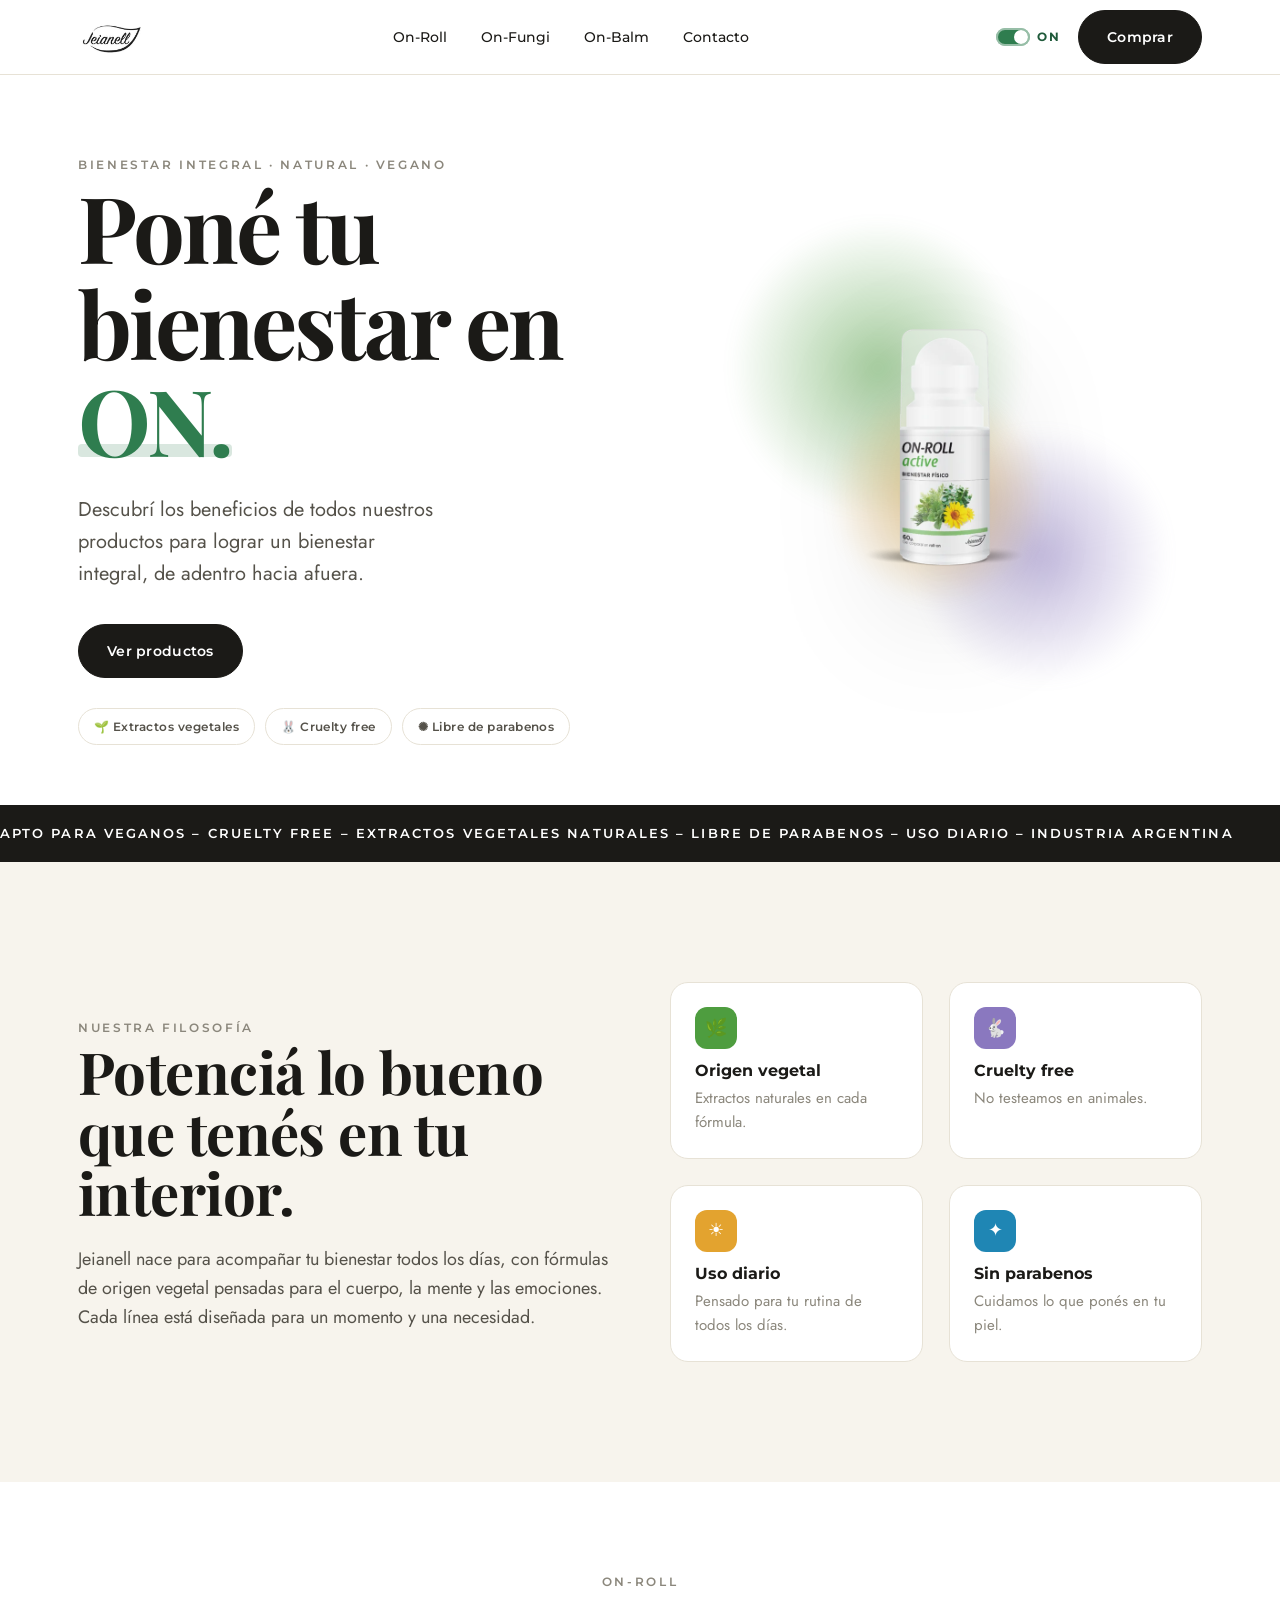
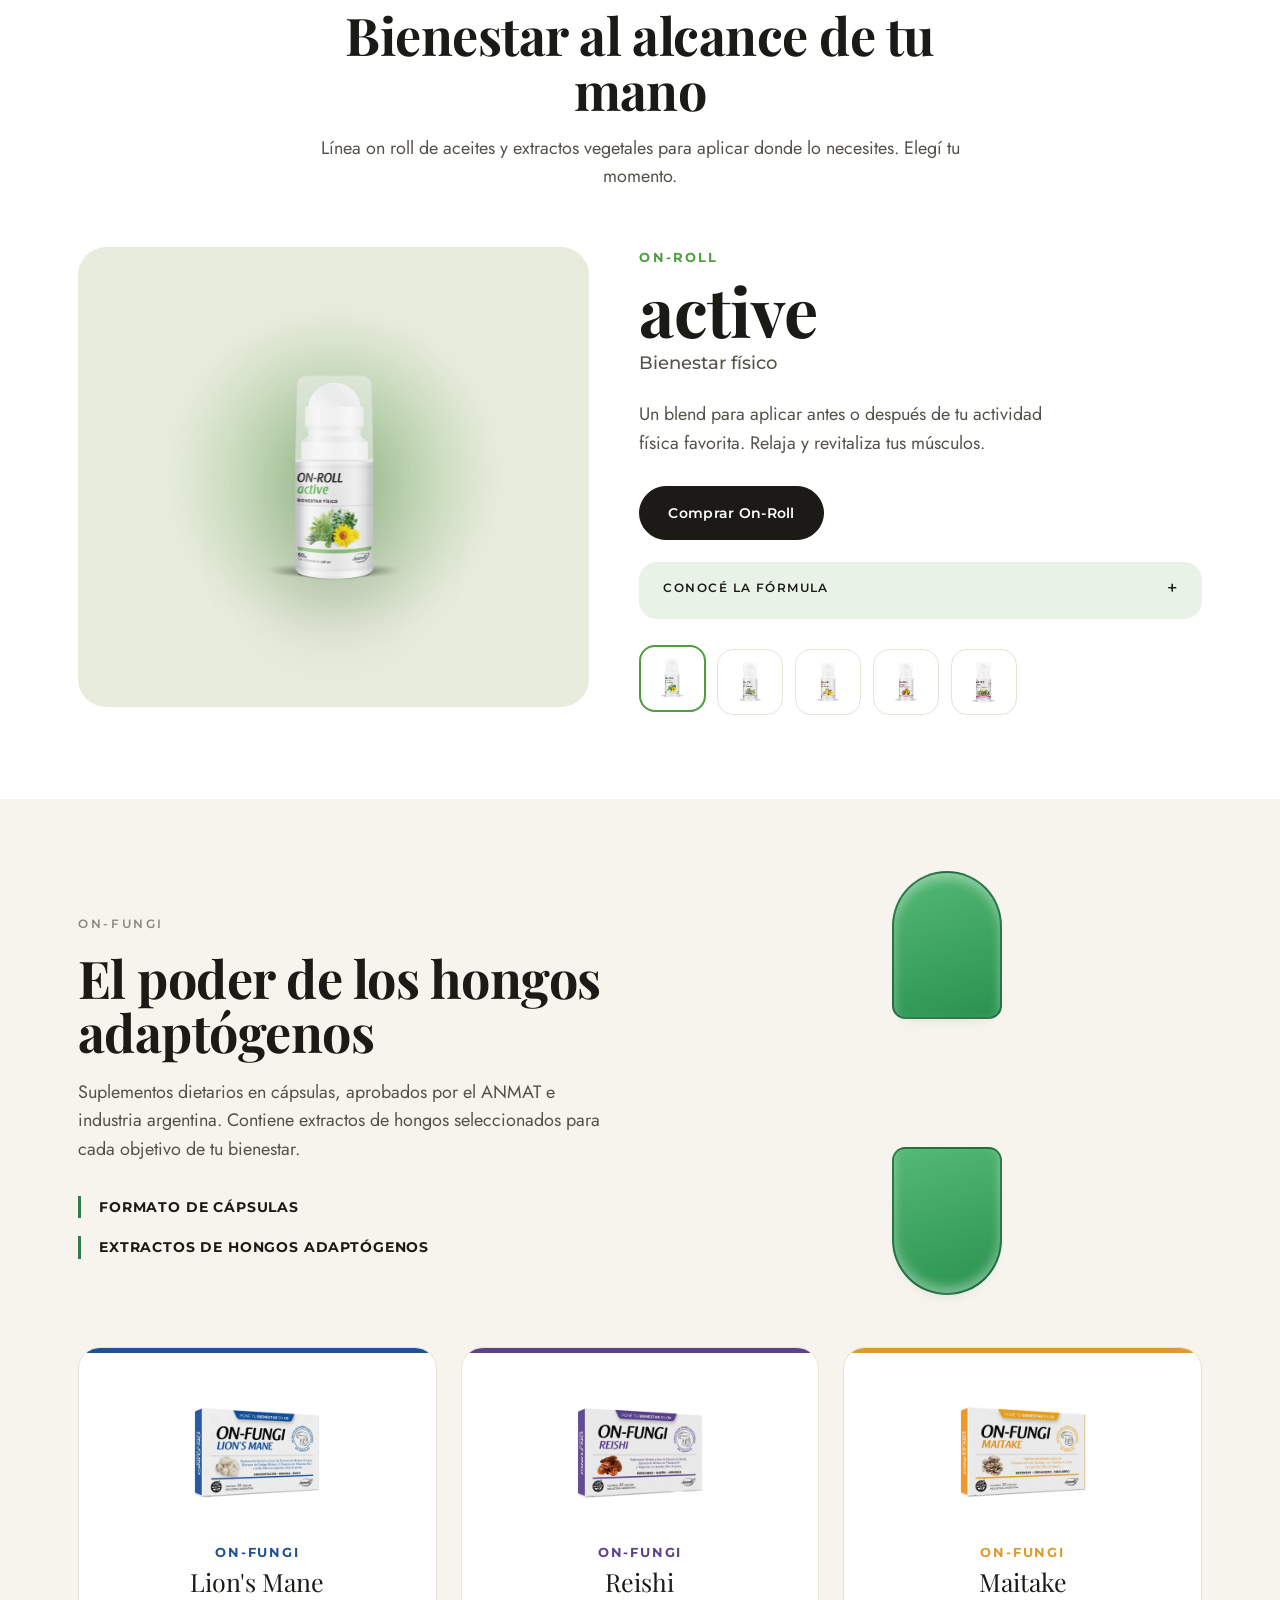
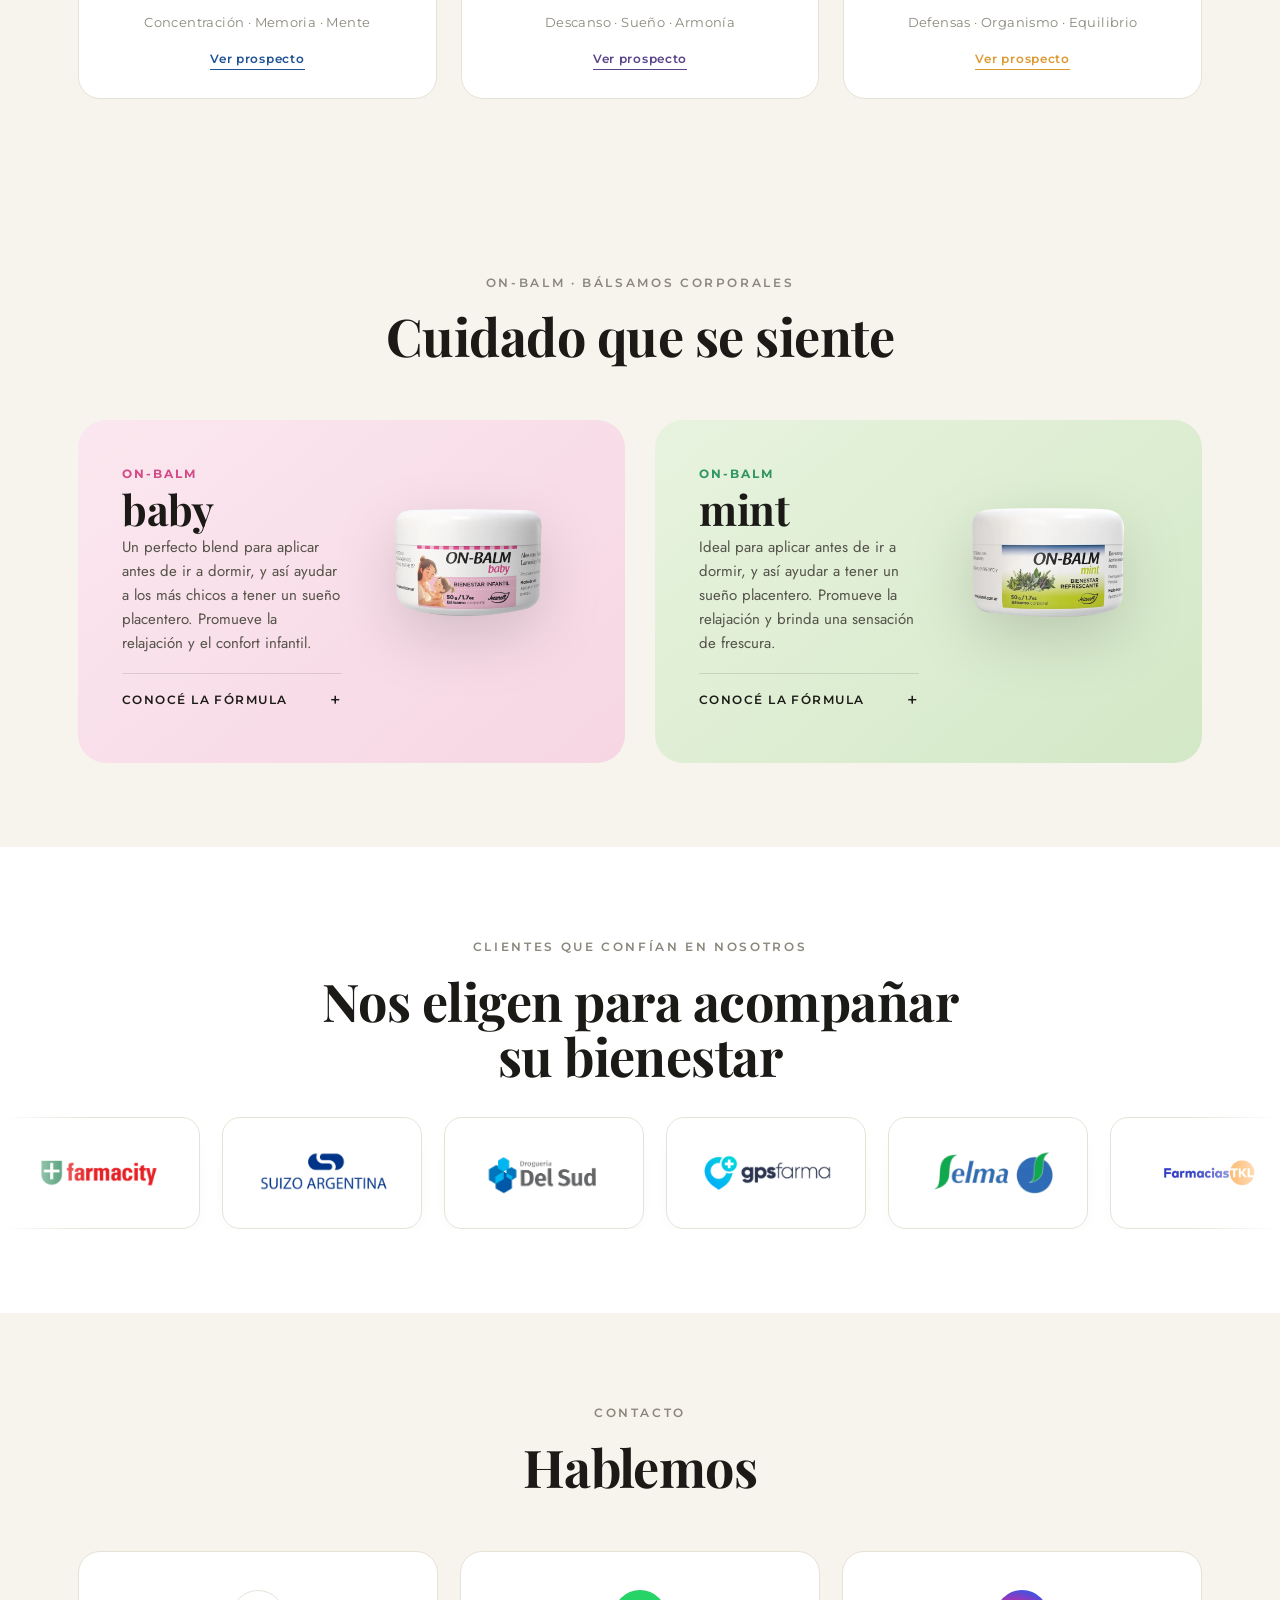
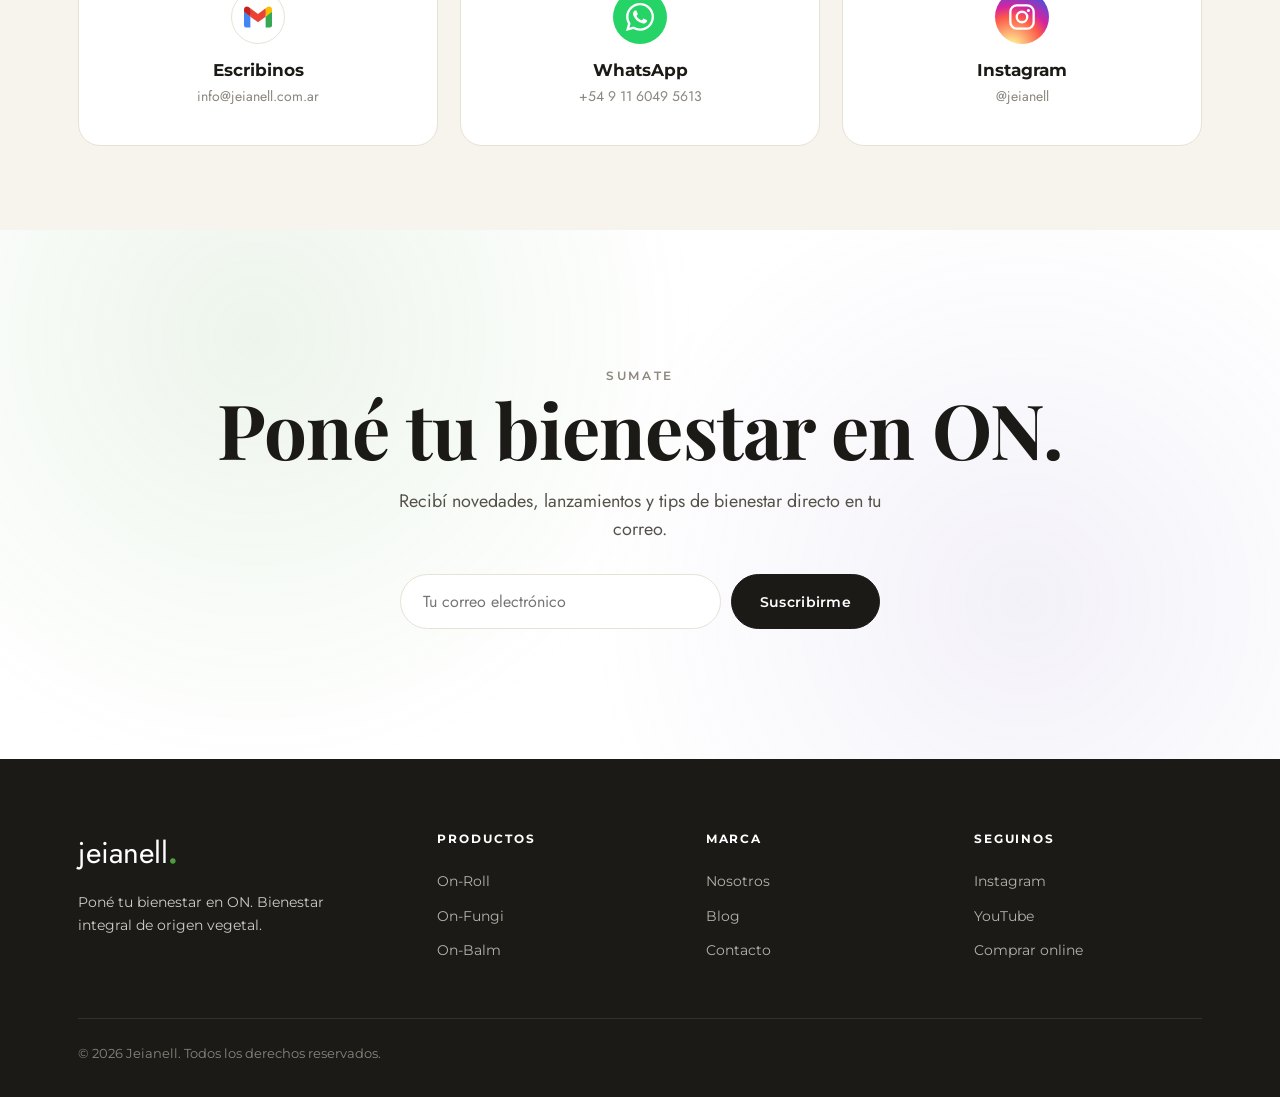
<file: index.html>
<!DOCTYPE html>
<html lang="es">
<head>
<meta charset="UTF-8">
<meta name="viewport" content="width=device-width, initial-scale=1">
<title>Jeianell · Poné tu bienestar en ON</title>
<link rel="preconnect" href="https://fonts.googleapis.com">
<link rel="preconnect" href="https://fonts.gstatic.com" crossorigin>
<link href="https://fonts.googleapis.com/css2?family=Playfair+Display:ital,wght@0,500;0,700;0,800;1,500&family=Montserrat:wght@400;500;600;700&family=Jost:wght@300;400;500&display=swap" rel="stylesheet">
<link rel="stylesheet" href="css/styles.css?v=2">
</head>
<body>

<!-- NAV -->
<header>
  <div class="wrap"><nav>
    <a href="#top" class="brand"><img src="assets/logo-jeianell.webp" alt="Jeianell"></a>
    <div class="navlinks" id="navlinks">
      <a href="#roll">On-Roll</a>
      <a href="#fungi">On-Fungi</a>
      <a href="#balm">On-Balm</a>
      <a href="#contacto">Contacto</a>
    </div>
    <div class="nav-right">
      <span class="on-toggle"><span class="sw"></span>ON</span>
      <a class="btn" href="https://www.thebcompany.com.ar/marca?mpage=3&brand=On-Balm|On-Roll|On-Fungi" target="_blank">Comprar</a>
      <button class="burger" id="burger" aria-label="Menú"><span></span><span></span><span></span></button>
    </div>
  </nav></div>
</header>

<!-- HERO -->
<section class="hero" id="top">
  <div class="wrap hero-grid">
    <div class="hero-copy">
      <span class="eyebrow reveal in">Bienestar integral · Natural · Vegano</span>
      <h1 class="reveal in d1">Poné tu<br>bienestar en <span class="on">ON.</span></h1>
      <p class="lead reveal in d2">Descubrí los beneficios de todos nuestros productos para lograr un bienestar integral, de adentro hacia afuera.</p>
      <div class="hero-cta reveal in d3">
        <a class="btn" href="#roll">Ver productos</a>
      </div>
      <div class="hero-tags reveal in d4">
        <span class="chip">🌱 Extractos vegetales</span>
        <span class="chip">🐰 Cruelty free</span>
        <span class="chip">✺ Libre de parabenos</span>
      </div>
    </div>
    <div class="hero-visual">
      <div class="blob b1"></div><div class="blob b2"></div><div class="blob b3"></div>
      <img id="rollHero" fetchpriority="high" src="assets/products/active.webp" alt="On-Roll Active">
    </div>
  </div>
</section>

<!-- MARQUEE -->
<div class="marquee"><div class="marquee-track">
  <span>Apto para veganos – Cruelty free – Extractos vegetales naturales – Libre de parabenos – Uso diario – Industria argentina</span>
  <span>Apto para veganos – Cruelty free – Extractos vegetales naturales – Libre de parabenos – Uso diario – Industria argentina</span>
</div></div>

<!-- PHILOSOPHY -->
<section class="philo">
  <div class="wrap">
    <div class="reveal">
      <span class="eyebrow">Nuestra filosofía</span>
      <h2>Potenciá lo bueno que tenés en tu interior.</h2>
      <p class="lead">Jeianell nace para acompañar tu bienestar todos los días, con fórmulas de origen vegetal pensadas para el cuerpo, la mente y las emociones. Cada línea está diseñada para un momento y una necesidad.</p>
    </div>
    <div class="value-grid reveal d2">
      <div class="value"><div class="ic" style="background:var(--c-active)">🌿</div><h3>Origen vegetal</h3><p>Extractos naturales en cada fórmula.</p></div>
      <div class="value"><div class="ic" style="background:var(--c-relax)">🐇</div><h3>Cruelty free</h3><p>No testeamos en animales.</p></div>
      <div class="value"><div class="ic" style="background:var(--c-flow)">☀</div><h3>Uso diario</h3><p>Pensado para tu rutina de todos los días.</p></div>
      <div class="value"><div class="ic" style="background:var(--c-mig)">✦</div><h3>Sin parabenos</h3><p>Cuidamos lo que ponés en tu piel.</p></div>
    </div>
  </div>
</section>

<!-- ON-ROLL -->
<section class="block" id="roll">
  <div class="wrap">
    <div class="sec-head reveal">
      <span class="eyebrow">On-Roll</span>
      <h2>Bienestar al alcance de tu mano</h2>
      <p>Línea on roll de aceites y extractos vegetales para aplicar donde lo necesites. Elegí tu momento.</p>
    </div>
    <div class="roll-stage reveal d2">
      <div class="roll-feature" id="rollFeature">
        <div class="halo" id="rollHalo"></div>
        <img id="rollImg" loading="lazy" src="assets/products/active.webp" alt="">
      </div>
      <div class="roll-info">
        <div class="line-tag" id="rollLine">On-Roll</div>
        <h3 id="rollName">active</h3>
        <div class="benefit" id="rollBenefit">Bienestar físico</div>
        <p class="desc" id="rollDesc"></p>
        <a class="btn" id="rollBuy" href="#" target="_blank">Comprar On-Roll</a>
        <details class="formula" id="rollFormula">
          <summary>Conocé la fórmula</summary>
          <div class="formula-body" id="rollFormulaBody"></div>
        </details>
        <div class="roll-thumbs" id="rollThumbs"></div>
      </div>
    </div>
  </div>
</section>

<!-- ON-FUNGI -->
<section class="block" id="fungi">
  <div class="wrap">
    <div class="fungi-stage reveal">
      <div class="fungi-copy">
        <span class="eyebrow">On-Fungi</span>
        <h2>El poder de los hongos adaptógenos</h2>
        <p class="fungi-sub">Suplementos dietarios en cápsulas, aprobados por el ANMAT e industria argentina. Contiene extractos de hongos seleccionados para cada objetivo de tu bienestar.</p>
        <ul class="fungi-parts">
          <li><h4>Formato de cápsulas</h4></li>
          <li><h4>Extractos de hongos adaptógenos</h4></li>
        </ul>
      </div>
      <div class="capsule-stage">
        <div class="capsule">
          <div class="cap-half cap-top"></div>
          <div class="cap-half cap-bot"></div>
          <div class="glint"></div>
        </div>
      </div>
    </div>
    <div class="fungi-grid" id="fungiGrid"></div>
  </div>
</section>

<!-- ON-BALM -->
<section class="block" id="balm" style="background:var(--warm)">
  <div class="wrap">
    <div class="sec-head reveal">
      <span class="eyebrow">On-Balm · Bálsamos corporales</span>
      <h2>Cuidado que se siente</h2>
    </div>
    <div class="balm-grid reveal d2">
      <div class="balm baby">
        <div><div class="line-tag" style="color:var(--c-fem)">On-Balm</div><h3>baby</h3>
          <p>Un perfecto blend para aplicar antes de ir a dormir, y así ayudar a los más chicos a tener un sueño placentero. Promueve la relajación y el confort infantil.</p>
          <details class="formula">
            <summary>Conocé la fórmula</summary>
            <div class="formula-body">
              <h4>Extractos vegetales</h4>
              <ul>
                <li><b>Aloe vera</b><span>Es una planta suculenta, perenne y espinosa. Ayuda a dormir mejor dado que purifica el aire.</span></li>
              </ul>
              <h4>Aceites esenciales</h4>
              <ul>
                <li><b>Eucalipto</b><span>El eucalipto ayuda a descansar mejor gracias a sus propiedades relajantes y refrescantes.</span></li>
                <li><b>Menta</b><span>Ideal para promover el descanso por sus propiedades sedantes.</span></li>
                <li><b>Lavanda</b><span>Es una planta aromática con flores moradas. Posee propiedades calmantes y relajantes.</span></li>
                <li><b>Vainilla</b><span>Es una especia que se obtiene de la vaina de la orquídea Vanilla planifolia. Caracterizada por tener propiedades relajantes y antiestrés.</span></li>
              </ul>
            </div>
          </details></div>
        <a class="balm-buy" href="https://www.thebcompany.com.ar/search/?q=on%2Bfungi&brand=On-Balm" target="_blank" rel="noopener"><img loading="lazy" src="assets/products/baby.webp" alt="On-Balm Baby"></a>
      </div>
      <div class="balm mint">
        <div><div class="line-tag" style="color:var(--c-agaricus)">On-Balm</div><h3>mint</h3>
          <p>Ideal para aplicar antes de ir a dormir, y así ayudar a tener un sueño placentero. Promueve la relajación y brinda una sensación de frescura.</p>
          <details class="formula">
            <summary>Conocé la fórmula</summary>
            <div class="formula-body">
              <h4>Extractos vegetales</h4>
              <ul>
                <li><b>Alcanfor</b><span>Se extrae de la madera del árbol de alcanfor. Característico por tener propiedades sedantes.</span></li>
                <li><b>Mentol</b><span>Se obtiene de la menta piperita. Tiene propiedades relajantes que pueden ayudar a dormir mejor.</span></li>
                <li><b>Aloe vera</b><span>Es una planta suculenta, perenne y espinosa. Ayuda a dormir mejor dado que purifica el aire.</span></li>
              </ul>
              <h4>Aceites esenciales</h4>
              <ul>
                <li><b>Romero</b><span>Arbusto aromático y muy ramificado. Tiene propiedades relajantes y calmantes.</span></li>
                <li><b>Eucalipto</b><span>Ayuda a descansar gracias a sus propiedades relajantes y refrescantes.</span></li>
                <li><b>Lavanda</b><span>Es una planta aromática con flores moradas. Posee propiedades calmantes y relajantes.</span></li>
                <li><b>Menta</b><span>Ideal para promover el descanso por sus propiedades sedantes.</span></li>
              </ul>
            </div>
          </details></div>
        <a class="balm-buy" href="https://www.thebcompany.com.ar/search/?q=on%2Bfungi&brand=On-Balm" target="_blank" rel="noopener"><img loading="lazy" src="assets/products/mint.webp" alt="On-Balm Mint"></a>
      </div>
    </div>
  </div>
</section>

<!-- CLIENTS -->
<section class="block clients">
  <div class="wrap">
    <div class="sec-head reveal">
      <span class="eyebrow">Clientes que confían en nosotros</span>
      <h2>Nos eligen para acompañar su bienestar</h2>
    </div>
  </div>
  <div class="logo-marquee">
    <div class="logo-track" id="logoTrack"></div>
  </div>
</section>

<!-- CONTACT -->
<section class="block contact" id="contacto">
  <div class="wrap">
    <div class="sec-head reveal">
      <span class="eyebrow">Contacto</span>
      <h2>Hablemos</h2>
    </div>
    <div class="contact-grid reveal d2">
      <a class="ctile" href="mailto:info@jeianell.com.ar">
        <div class="ic ic-mail"><svg viewBox="0 0 256 193" aria-hidden="true"><path fill="#4285F4" d="M58.182 192.05V93.14L27.507 65.077 0 49.504v125.091c0 9.658 7.825 17.455 17.455 17.455z"/><path fill="#34A853" d="M197.818 192.05h40.727c9.659 0 17.455-7.826 17.455-17.455V49.505l-31.156 17.837-27.026 25.798z"/><path fill="#EA4335" d="M58.182 93.14l-4.174-38.647 4.174-36.989L128 69.868l69.818-52.364 4.67 34.992-4.67 40.644L128 145.504z"/><path fill="#FBBC04" d="M197.818 17.504V93.14L256 49.504V26.231c0-21.585-24.64-33.89-41.89-20.945z"/><path fill="#C5221F" d="M0 49.504l26.759 20.07L58.182 93.14V17.504L41.89 5.286C24.61-7.66 0 4.646 0 26.231z"/></svg></div><h3>Escribinos</h3><p>info@jeianell.com.ar</p></a>
      <a class="ctile" href="https://api.whatsapp.com/send/?phone=5491160495613" target="_blank">
        <div class="ic ic-wa"><svg viewBox="0 0 24 24" aria-hidden="true"><path fill="#fff" d="M17.472 14.382c-.297-.149-1.758-.867-2.03-.967-.273-.099-.471-.148-.67.15-.197.297-.767.966-.94 1.164-.173.199-.347.223-.644.075-.297-.15-1.255-.463-2.39-1.475-.883-.788-1.48-1.761-1.653-2.059-.173-.297-.018-.458.13-.606.134-.133.298-.347.446-.52.149-.174.198-.298.298-.497.099-.198.05-.371-.025-.52-.075-.149-.669-1.612-.916-2.207-.242-.579-.487-.5-.669-.51-.173-.008-.371-.01-.57-.01-.198 0-.52.074-.792.372-.272.297-1.04 1.016-1.04 2.479 0 1.462 1.065 2.875 1.213 3.074.149.198 2.096 3.2 5.077 4.487.71.306 1.263.489 1.694.625.712.227 1.36.195 1.871.118.571-.085 1.758-.719 2.006-1.413.248-.694.248-1.289.173-1.413-.074-.124-.272-.198-.57-.347m-5.421 7.403h-.004a9.87 9.87 0 01-5.031-1.378l-.361-.214-3.741.982.998-3.648-.235-.374a9.86 9.86 0 01-1.51-5.26c.001-5.45 4.436-9.884 9.888-9.884 2.64 0 5.122 1.03 6.988 2.898a9.825 9.825 0 012.893 6.994c-.003 5.45-4.437 9.885-9.885 9.885M20.52 3.449C18.24 1.245 15.24 0 12.045 0 5.463 0 .104 5.359.101 11.892c0 2.096.547 4.142 1.588 5.945L0 24l6.305-1.654a11.882 11.882 0 005.683 1.448h.005c6.581 0 11.943-5.359 11.946-11.893a11.821 11.821 0 00-3.421-8.45"/></svg></div><h3>WhatsApp</h3><p>+54 9 11 6049 5613</p></a>
      <a class="ctile" href="https://instagram.com/jeianell" target="_blank">
        <div class="ic ic-ig"><svg viewBox="0 0 24 24" fill="none" stroke="#fff" stroke-width="2" aria-hidden="true"><rect x="2" y="2" width="20" height="20" rx="5.5"/><circle cx="12" cy="12" r="4.5"/><circle cx="17.5" cy="6.5" r="1.3" fill="#fff" stroke="none"/></svg></div><h3>Instagram</h3><p>@jeianell</p></a>
    </div>
  </div>
</section>

<!-- CTA END -->
<section class="cta-end">
  <div class="wrap reveal">
    <span class="eyebrow">Sumate</span>
    <h2>Poné tu bienestar en ON.</h2>
    <p>Recibí novedades, lanzamientos y tips de bienestar directo en tu correo.</p>
    <div class="signup">
      <input type="email" placeholder="Tu correo electrónico">
      <button class="btn" onclick="this.textContent='¡Gracias!'">Suscribirme</button>
    </div>
  </div>
</section>

<!-- FOOTER -->
<footer>
  <div class="wrap">
    <div class="foot-grid">
      <div>
        <div class="brand">jeianell<b>.</b></div>
        <p style="margin-top:14px;max-width:30ch;font-family:var(--ui);font-size:14px">Poné tu bienestar en ON. Bienestar integral de origen vegetal.</p>
      </div>
      <div class="foot-col"><h4>Productos</h4>
        <a href="#roll">On-Roll</a><a href="#fungi">On-Fungi</a><a href="#balm">On-Balm</a></div>
      <div class="foot-col"><h4>Marca</h4>
        <a href="#">Nosotros</a><a href="#">Blog</a><a href="#contacto">Contacto</a></div>
      <div class="foot-col"><h4>Seguinos</h4>
        <a href="https://instagram.com/jeianell" target="_blank">Instagram</a>
        <a href="https://www.youtube.com/@jeianell" target="_blank">YouTube</a>
        <a href="https://www.thebcompany.com.ar/marca?mpage=3&brand=On-Balm|On-Roll|On-Fungi" target="_blank">Comprar online</a></div>
    </div>
    <div class="foot-bottom">
      <span>© 2026 Jeianell. Todos los derechos reservados.</span>
    </div>
  </div>
</footer>

<script src="js/main.js?v=2" defer></script>
</body>
</html>
</file>
<file: css/styles.css>
:root{
  --ink:#1b1a17; --ink-soft:#55524a; --muted:#8b877c;
  --paper:#ffffff; --warm:#f7f4ed; --warm-2:#efeadf; --line:#e7e2d6;
  --green:#2f7d4f; --green-deep:#1f5a3a;
  --display:'Playfair Display',Georgia,serif;
  --ui:'Montserrat',sans-serif;
  --body:'Jost',sans-serif;
  --c-active:#4e9d3f; --c-relax:#8a78bf; --c-flow:#e3a32f; --c-energy:#df5a2b;
  --c-fem:#d24a86; --c-sleep:#3f4b9a; --c-mig:#1f86b4;
  --c-lions_mane:#1f5195; --c-reishi:#5a438b; --c-maitake:#de9932;
  --c-shiitake:#b03461; --c-agaricus:#2f9565; --c-tremella:#c74e84;
  --maxw:1180px;
}
*{box-sizing:border-box;margin:0;padding:0}
html{scroll-behavior:smooth}
body{font-family:var(--body);color:var(--ink);background:var(--paper);
  font-size:18px;line-height:1.6;-webkit-font-smoothing:antialiased;overflow-x:hidden}
img{max-width:100%;display:block}
a{color:inherit;text-decoration:none}
.wrap{max-width:var(--maxw);margin:0 auto;padding:0 28px}
.eyebrow{font-family:var(--ui);font-size:12px;font-weight:600;letter-spacing:.22em;
  text-transform:uppercase;color:var(--muted)}
h1,h2,h3{font-family:var(--display);font-weight:700;line-height:1.05;letter-spacing:-.01em}
h2{font-size:clamp(30px,4.4vw,52px)}
.btn{font-family:var(--ui);font-weight:600;font-size:14px;letter-spacing:.02em;
  padding:15px 28px;border-radius:40px;display:inline-flex;align-items:center;gap:9px;
  border:1.5px solid var(--ink);background:var(--ink);color:#fff;cursor:pointer;
  transition:.35s cubic-bezier(.22,1,.36,1)}
.btn:hover{transform:translateY(-2px);box-shadow:0 12px 30px -12px rgba(0,0,0,.4)}
.btn.ghost{background:transparent;color:var(--ink)}
.btn.ghost:hover{background:var(--ink);color:#fff}

/* ===== ON toggle motif ===== */
.on-toggle{display:inline-flex;align-items:center;gap:7px;font-family:var(--ui);
  font-weight:700;font-size:12px;letter-spacing:.12em;color:var(--green-deep)}
.on-toggle .sw{width:34px;height:18px;border-radius:20px;background:var(--green);
  position:relative;box-shadow:inset 0 0 0 2px rgba(255,255,255,.5)}
.on-toggle .sw::after{content:"";position:absolute;top:2px;right:2px;width:14px;height:14px;
  border-radius:50%;background:#fff}

/* ===== NAV ===== */
header{position:sticky;top:0;z-index:60;background:#fff;
  border-bottom:1px solid var(--line)}
nav{display:flex;align-items:center;justify-content:space-between;height:74px}
.brand{display:inline-flex;align-items:center}
.brand img{height:42px;width:auto;display:block}
.navlinks{display:flex;gap:34px;font-family:var(--ui);font-size:14px;font-weight:500}
.navlinks a{position:relative;padding:4px 0}
.navlinks a::after{content:"";position:absolute;left:0;bottom:-2px;width:0;height:1.5px;
  background:var(--ink);transition:width .3s}
.navlinks a:hover::after{width:100%}
.nav-right{display:flex;align-items:center;gap:18px}
.burger{display:none;flex-direction:column;gap:5px;background:none;border:none;cursor:pointer;padding:6px}
.burger span{width:24px;height:2px;background:var(--ink);transition:.3s}

/* ===== HERO ===== */
.hero{position:relative;padding:74px 0 60px;overflow:hidden}
.hero-grid{display:grid;grid-template-columns:1.05fr .95fr;gap:40px;align-items:center}
.hero h1{font-size:clamp(46px,7.4vw,92px);letter-spacing:-.03em}
.hero h1 .on{display:inline-flex;align-items:baseline;color:var(--green);position:relative}
.hero h1 .on::after{content:"";position:absolute;left:0;right:0;bottom:.12em;height:.14em;
  background:var(--green);opacity:.18;border-radius:4px}
.hero p.lead{font-size:20px;color:var(--ink-soft);max-width:30ch;margin:26px 0 34px}
.hero-cta{display:flex;gap:14px;flex-wrap:wrap}
.hero-visual{position:relative;height:520px;display:flex;align-items:center;justify-content:center}
.hero-visual img{width:62%;filter:drop-shadow(0 40px 60px rgba(0,0,0,.16));
  animation:floaty 6s ease-in-out infinite;position:relative;z-index:2}
.blob{position:absolute;border-radius:50%;filter:blur(8px);opacity:.5;z-index:1}
.b1{width:300px;height:300px;background:radial-gradient(circle,var(--c-active),transparent 70%);top:6%;left:8%}
.b2{width:260px;height:260px;background:radial-gradient(circle,var(--c-relax),transparent 70%);bottom:4%;right:6%}
.b3{width:220px;height:220px;background:radial-gradient(circle,var(--c-flow),transparent 70%);top:38%;right:30%}
@keyframes floaty{50%{transform:translateY(-22px)}}
.hero-tags{display:flex;gap:10px;flex-wrap:wrap;margin-top:30px}
.chip{font-family:var(--ui);font-size:12px;font-weight:600;letter-spacing:.04em;
  padding:8px 15px;border:1px solid var(--line);border-radius:30px;color:var(--ink-soft)}

/* fade-up reveal */
.reveal{opacity:0;transform:translateY(34px);transition:.9s cubic-bezier(.22,1,.36,1)}
.reveal.in{opacity:1;transform:none}
.d1{transition-delay:.08s}.d2{transition-delay:.16s}.d3{transition-delay:.24s}.d4{transition-delay:.32s}

/* ===== MARQUEE trust ===== */
.marquee{background:var(--ink);color:#fff;overflow:hidden;padding:18px 0}
.marquee-track{display:flex;gap:54px;white-space:nowrap;width:max-content;
  animation:scroll 28s linear infinite;font-family:var(--ui);font-size:13px;
  font-weight:600;letter-spacing:.16em;text-transform:uppercase}
.marquee-track span{display:inline-flex;align-items:center;gap:54px}
.marquee-track span::after{content:"✦";color:var(--green)}
@keyframes scroll{to{transform:translateX(-50%)}}

/* ===== PHILOSOPHY ===== */
.philo{padding:120px 0;background:var(--warm)}
.philo .wrap{display:grid;grid-template-columns:1fr 1fr;gap:60px;align-items:center}
.philo h2{font-size:clamp(34px,4.6vw,58px)}
.philo .lead{color:var(--ink-soft);margin-top:22px}
.value-grid{display:grid;grid-template-columns:repeat(2,1fr);gap:26px}
.value{padding:24px;background:#fff;border:1px solid var(--line);border-radius:18px}
.value .ic{width:42px;height:42px;border-radius:12px;display:grid;place-items:center;
  margin-bottom:14px;color:#fff}
.value h3{font-family:var(--ui);font-size:16px;font-weight:700;letter-spacing:0}
.value p{font-size:15px;color:var(--muted);margin-top:6px}

/* ===== SECTION HEAD ===== */
.sec-head{text-align:center;max-width:660px;margin:0 auto 56px}
.sec-head h2{margin-top:14px}
.sec-head p{color:var(--ink-soft);margin-top:16px}
section.block{padding:84px 0}

/* ===== ON-ROLL selector ===== */
#roll{background:var(--paper);transition:background .8s ease}
.roll-stage{display:grid;grid-template-columns:1fr 1.1fr;gap:50px;align-items:start}
#rollFormula{border-top:none;border-radius:18px;padding:6px 24px 12px;margin-top:22px;
  box-shadow:0 22px 46px -28px rgba(0,0,0,.4);transition:background .6s ease}
.roll-feature{position:relative;min-height:460px;display:flex;align-items:center;justify-content:center;
  border-radius:28px;background:var(--warm);overflow:hidden;transition:background .6s}
.roll-feature .halo{position:absolute;width:340px;height:340px;border-radius:50%;
  filter:blur(10px);opacity:.45;transition:background .6s}
.roll-feature img{width:54%;position:relative;z-index:2;filter:drop-shadow(0 30px 44px rgba(0,0,0,.18));
  transition:transform .8s cubic-bezier(.22,1,.36,1)}
.roll-feature.spin img{transform:rotateY(360deg)}
.roll-info .line-tag{font-family:var(--ui);font-weight:700;letter-spacing:.16em;
  font-size:13px;text-transform:uppercase}
.roll-info h3{font-size:clamp(40px,6vw,68px);margin:6px 0 4px;text-transform:lowercase}
.roll-info .benefit{font-family:var(--ui);font-size:18px;font-weight:500;color:var(--ink-soft)}
.roll-info p.desc{margin:22px 0 28px;color:var(--ink-soft);max-width:40ch}
.roll-thumbs{display:flex;gap:12px;flex-wrap:wrap;margin-top:30px}
.roll-thumbs button{width:66px;height:66px;border-radius:16px;border:1.5px solid var(--line);
  background:#fff;cursor:pointer;padding:6px;transition:.3s;position:relative}
.roll-thumbs button img{width:100%;height:100%;object-fit:contain}
.roll-thumbs button.active{transform:translateY(-4px)}
.roll-thumbs button::after{content:"";position:absolute;inset:-1.5px;border-radius:16px;
  border:2px solid transparent;transition:.3s}
.roll-thumbs button.active::after{border-color:var(--accent)}

/* ===== FUNGI ===== */
#fungi{background:var(--warm);position:relative;overflow:hidden}
.fungi-stage{display:grid;grid-template-columns:1.05fr .95fr;gap:50px;align-items:center;margin-bottom:64px}
.fungi-copy h2{margin:14px 0 0}
.fungi-sub{color:var(--ink-soft);font-size:18px;margin-top:18px;max-width:48ch}
.fungi-parts{list-style:none;margin-top:32px;display:flex;flex-direction:column;gap:18px}
.fungi-parts li{padding-left:18px;border-left:3px solid var(--green)}
.fungi-parts h4{font-family:var(--ui);font-size:14px;font-weight:700;letter-spacing:.06em;text-transform:uppercase;color:var(--ink)}
.fungi-parts li p{font-family:var(--ui);font-size:14px;color:var(--muted);margin-top:4px}
.capsule-stage{position:relative;height:400px;display:flex;align-items:center;justify-content:center}
.capsule{position:relative;width:110px;height:296px;cursor:pointer}
.cap-half{position:absolute;left:0;right:0;height:50%;box-sizing:border-box;
  transition:transform 1.1s cubic-bezier(.7,0,.2,1)}
.cap-top{top:0;background:linear-gradient(160deg,#54b974,#2a9150);
  border:2px solid rgba(28,86,54,.6);border-radius:58px 58px 14px 14px;
  box-shadow:inset 0 6px 11px rgba(255,255,255,.38),0 8px 16px -12px rgba(0,0,0,.18)}
.cap-bot{bottom:0;background:linear-gradient(160deg,#54b974,#2a9150);
  border:2px solid rgba(28,86,54,.6);border-radius:14px 14px 58px 58px;
  box-shadow:inset 0 -6px 11px rgba(255,255,255,.38),0 8px 16px -12px rgba(0,0,0,.18)}
.capsule .glint{position:absolute;top:14px;left:22px;width:12px;height:104px;border-radius:20px;
  background:rgba(255,255,255,.6);filter:blur(2px);z-index:3;transition:opacity .5s ease}
#fungi.cap-open .cap-top{transform:translateY(-64px)}
#fungi.cap-open .cap-bot{transform:translateY(64px)}
#fungi.cap-open .glint{opacity:0}
.fungi-grid{display:grid;grid-template-columns:repeat(3,1fr);gap:24px;
  opacity:0;transform:translateY(30px) scale(.96);transition:1s .25s cubic-bezier(.22,1,.36,1)}
#fungi.is-open .fungi-grid{opacity:1;transform:none}
.fcard{background:#fff;border:1px solid var(--line);border-radius:22px;padding:26px 22px;
  text-align:center;transition:.4s;position:relative;overflow:hidden}
.fcard::before{content:"";position:absolute;top:0;left:0;right:0;height:5px;background:var(--accent)}
.fcard:hover{transform:translateY(-8px);box-shadow:0 26px 50px -24px rgba(0,0,0,.28)}
.fcard img{height:150px;object-fit:contain;margin:6px auto 16px}
.fcard h3{font-family:var(--ui);font-size:13px;font-weight:700;letter-spacing:.14em;
  text-transform:uppercase;color:var(--accent)}
.fcard .fname{font-family:var(--display);font-size:25px;margin:2px 0 10px}
.fcard .fben{font-size:13px;color:var(--muted);font-family:var(--ui);letter-spacing:.03em}
.fcard .fprospecto{display:inline-block;margin-top:16px;font-family:var(--ui);font-size:12px;font-weight:600;
  letter-spacing:.06em;color:var(--accent);text-decoration:none;border-bottom:1.5px solid currentColor;
  padding-bottom:1px;transition:opacity .25s ease}
.fcard .fprospecto:hover{opacity:.6}

/* ===== BALM ===== */
.balm-grid{display:grid;grid-template-columns:1fr 1fr;gap:30px;align-items:start}
.balm{border-radius:28px;padding:44px;display:grid;grid-template-columns:1fr 1fr;
  align-items:start;gap:20px;position:relative;overflow:hidden;min-height:320px}
.balm img{align-self:start}
.balm-buy{align-self:start;display:block;cursor:pointer}
.balm-buy img{transition:transform .4s ease}
.balm-buy:hover img{transform:scale(1.04)}
.balm.baby{background:linear-gradient(140deg,#fbe7ef,#f6d6e3)}
.balm.mint{background:linear-gradient(140deg,#e8f3df,#d3e8c6)}
.balm img{width:90%;margin:0 auto;filter:drop-shadow(0 22px 30px rgba(0,0,0,.14))}
.balm .line-tag{font-family:var(--ui);font-weight:700;letter-spacing:.16em;font-size:12px;text-transform:uppercase}
.balm h3{font-size:42px;text-transform:lowercase;margin:4px 0}
.balm p{font-size:15px;color:var(--ink-soft)}
.formula{margin-top:18px;border-top:1px solid rgba(27,26,23,.12);padding-top:6px}
.formula summary{list-style:none;cursor:pointer;font-family:var(--ui);font-size:12px;font-weight:600;
  letter-spacing:.12em;text-transform:uppercase;color:var(--ink);display:flex;align-items:center;
  gap:8px;padding:10px 0;user-select:none}
.formula summary::-webkit-details-marker{display:none}
.formula summary::after{content:"+";margin-left:auto;font-size:18px;font-weight:500;line-height:1;
  transition:transform .42s cubic-bezier(.4,0,.2,1)}
.formula[open] summary::after{transform:rotate(135deg)}
.formula-body{font-family:var(--ui);overflow:hidden;
  transition:max-height .45s cubic-bezier(.4,0,.2,1),opacity .4s ease,transform .4s ease}
.formula.animating .formula-body,.formula:not([open]) .formula-body{opacity:0;transform:translateY(-6px)}
.formula[open] .formula-body{opacity:1;transform:none}
.formula-body h4{font-family:var(--ui);font-size:11px;font-weight:700;letter-spacing:.14em;
  text-transform:uppercase;color:var(--muted);margin:14px 0 8px}
.formula-body ul{list-style:none;display:flex;flex-direction:column;gap:7px}
.formula-body li{display:flex;flex-direction:column;font-size:13px;line-height:1.35}
.formula-body li b{color:var(--ink);font-weight:700}
.formula-body li span{color:var(--ink-soft)}

/* ===== CLIENTS ===== */
.clients .sec-head{margin-bottom:34px}
.logo-marquee{position:relative;overflow:hidden;
  -webkit-mask-image:linear-gradient(90deg,transparent,#000 7%,#000 93%,transparent);
  mask-image:linear-gradient(90deg,transparent,#000 7%,#000 93%,transparent)}
.logo-track{display:flex;width:max-content;animation:logoscroll 34s linear infinite}
.logo-marquee:hover .logo-track{animation-play-state:paused}
.logo-card{flex:0 0 auto;width:200px;height:112px;margin-right:22px;background:#fff;
  border:1px solid var(--line);border-radius:18px;display:flex;align-items:center;
  justify-content:center;padding:26px;box-shadow:0 10px 26px -18px rgba(0,0,0,.2)}
.logo-card img{max-width:100%;max-height:100%;object-fit:contain}
@keyframes logoscroll{from{transform:translateX(0)}to{transform:translateX(-50%)}}
@media (prefers-reduced-motion:reduce){.logo-track{animation:none}}

/* ===== CONTACT ===== */
.contact{background:var(--warm)}
.contact-grid{display:grid;grid-template-columns:repeat(3,1fr);gap:22px}
.ctile{background:#fff;border:1px solid var(--line);border-radius:22px;padding:38px 30px;
  text-align:center;transition:.4s}
.ctile:hover{transform:translateY(-6px);box-shadow:0 24px 46px -24px rgba(0,0,0,.25);border-color:var(--green)}
.ctile .ic{width:54px;height:54px;border-radius:50%;background:var(--warm-2);display:grid;
  place-items:center;margin:0 auto 18px;color:var(--green-deep)}
.ctile .ic svg{width:28px;height:28px;display:block}
.ic-mail{background:#fff!important;border:1px solid var(--line)}
.ic-mail svg{width:30px;height:30px}
.ic-wa{background:#25d366!important}
.ic-ig{background:radial-gradient(circle at 30% 107%,#fdf497 0%,#fdf497 5%,#fd5949 45%,#d6249f 60%,#285aeb 90%)!important}
.ctile h3{font-family:var(--ui);font-size:17px;font-weight:700;letter-spacing:0}
.ctile p{font-size:14px;color:var(--muted);margin-top:5px}

/* ===== NEWSLETTER ===== */
.cta-end{padding:130px 0;text-align:center;background:
  radial-gradient(circle at 20% 20%,rgba(78,157,63,.10),transparent 40%),
  radial-gradient(circle at 80% 70%,rgba(138,120,191,.10),transparent 40%),var(--paper)}
.cta-end h2{font-size:clamp(40px,6vw,76px)}
.cta-end p{color:var(--ink-soft);margin:18px auto 30px;max-width:46ch}
.signup{display:flex;gap:10px;max-width:480px;margin:0 auto;flex-wrap:wrap;justify-content:center}
.signup input{flex:1;min-width:220px;padding:15px 22px;border:1.5px solid var(--line);
  border-radius:40px;font-family:var(--body);font-size:16px;outline:none}
.signup input:focus{border-color:var(--green)}

/* ===== FOOTER ===== */
footer{background:var(--ink);color:#cfccc3;padding:70px 0 34px}
.foot-grid{display:grid;grid-template-columns:1.4fr 1fr 1fr 1fr;gap:40px;margin-bottom:50px}
footer .brand{color:#fff;font-size:30px}
footer .brand b{color:var(--c-active)}
.foot-col h4{font-family:var(--ui);font-size:12px;letter-spacing:.16em;text-transform:uppercase;
  color:#fff;margin-bottom:16px}
.foot-col a{display:block;font-family:var(--ui);font-size:14px;padding:6px 0;color:#b6b2a8;transition:.2s}
.foot-col a:hover{color:#fff}
.foot-bottom{border-top:1px solid #34322c;padding-top:24px;display:flex;justify-content:space-between;
  flex-wrap:wrap;gap:12px;font-family:var(--ui);font-size:13px;color:#88857c}

/* ===== MOBILE ===== */
@media(max-width:920px){
  .hero-grid,.philo .wrap,.roll-stage,.balm-grid,.fungi-stage{grid-template-columns:1fr}
  .hero-visual{height:360px}
  .fungi-stage{gap:24px;margin-bottom:40px}
  .contact-grid,.fungi-grid{grid-template-columns:1fr 1fr}
  .foot-grid{grid-template-columns:1fr 1fr}
}
@media(max-width:680px){
  body{font-size:16px}
  .navlinks{display:none;position:absolute;top:74px;left:0;right:0;background:#fff;
    flex-direction:column;padding:18px 28px;border-bottom:1px solid var(--line);gap:0}
  .navlinks.open{display:flex}
  .navlinks a{padding:13px 0;border-bottom:1px solid var(--line)}
  .burger{display:flex}
  .nav-right .btn{display:none}
  section.block,.philo{padding:74px 0}
  .contact-grid,.fungi-grid,.value-grid,.balm{grid-template-columns:1fr}
  .balm{text-align:center}
  .value{display:grid;grid-template-columns:auto 1fr;column-gap:16px;align-items:center;padding:18px 20px}
  .value .ic{grid-row:1/span 2;align-self:start;margin-bottom:0}
  .capsule-stage{height:330px}
  .capsule{width:90px;height:240px}
  #fungi.cap-open .cap-top{transform:translateY(-56px)}
  #fungi.cap-open .cap-bot{transform:translateY(56px)}
  .foot-grid{grid-template-columns:1fr}
}
</file>
